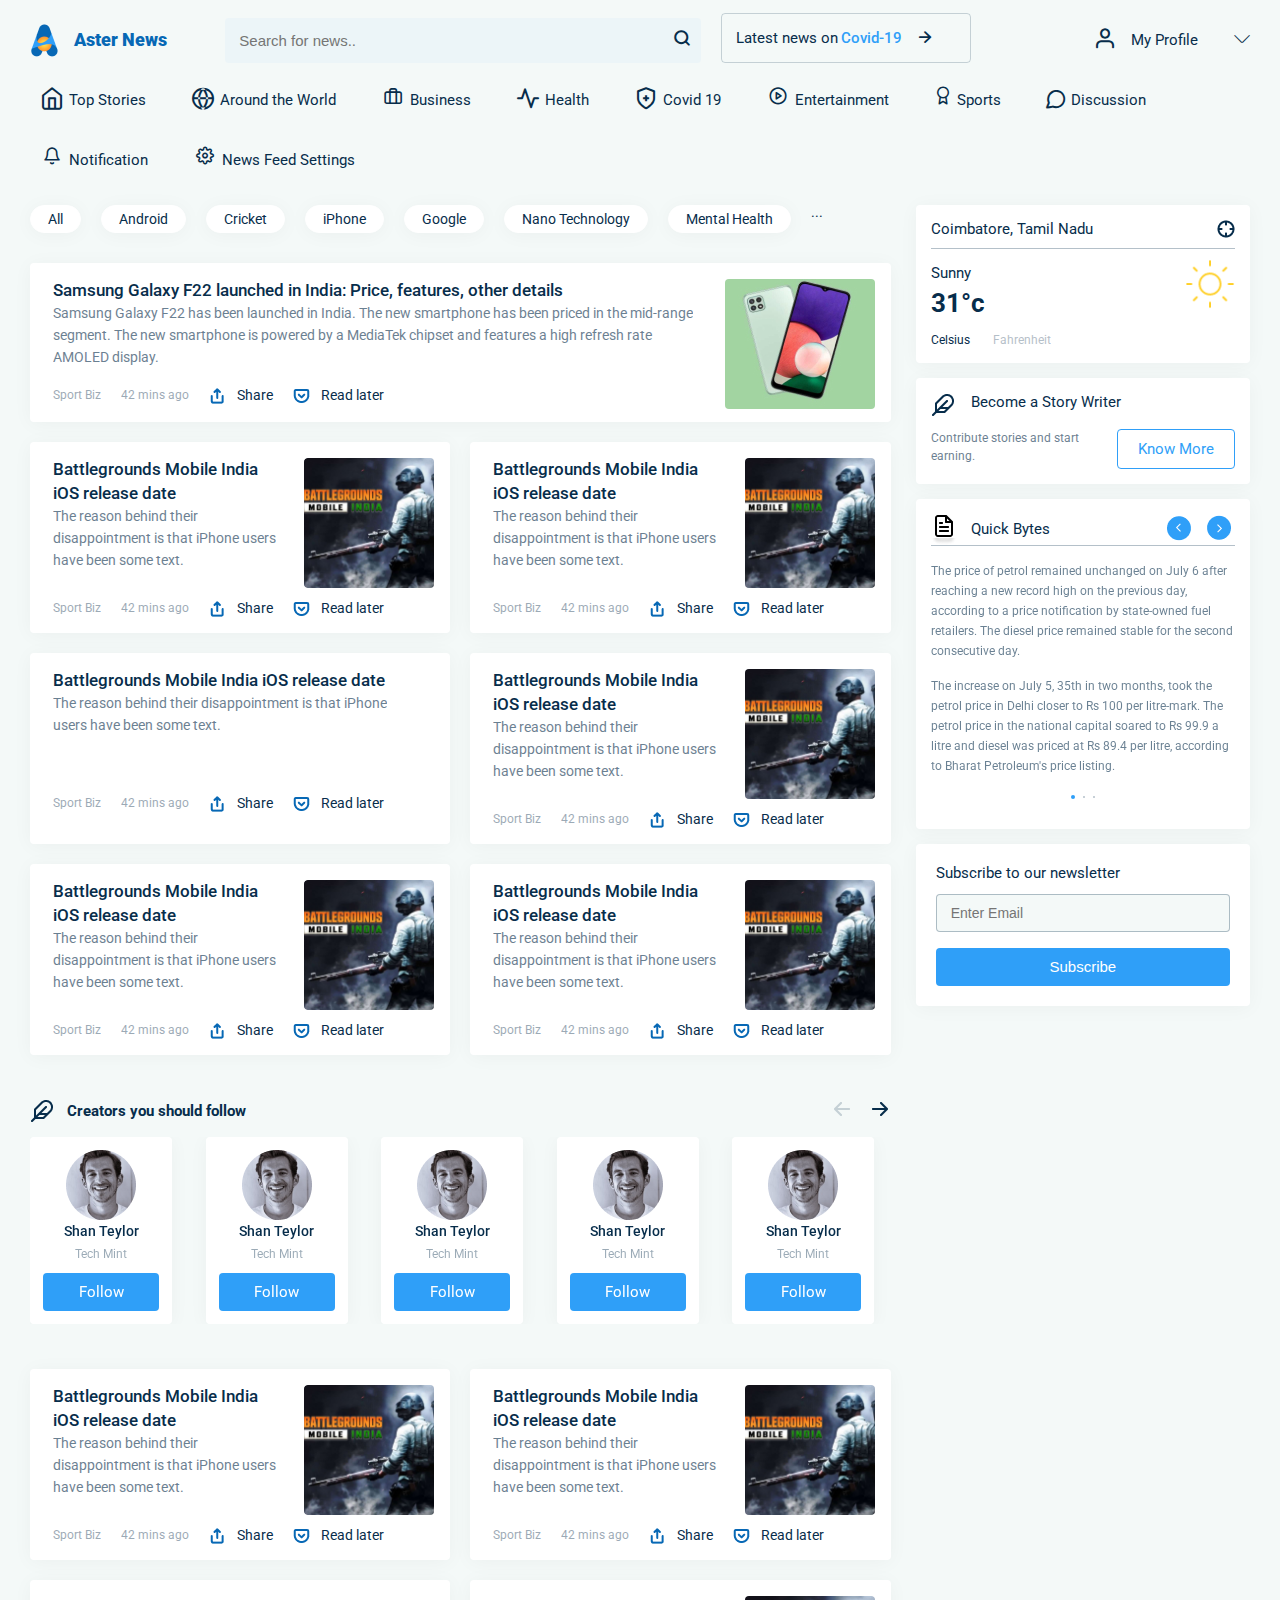
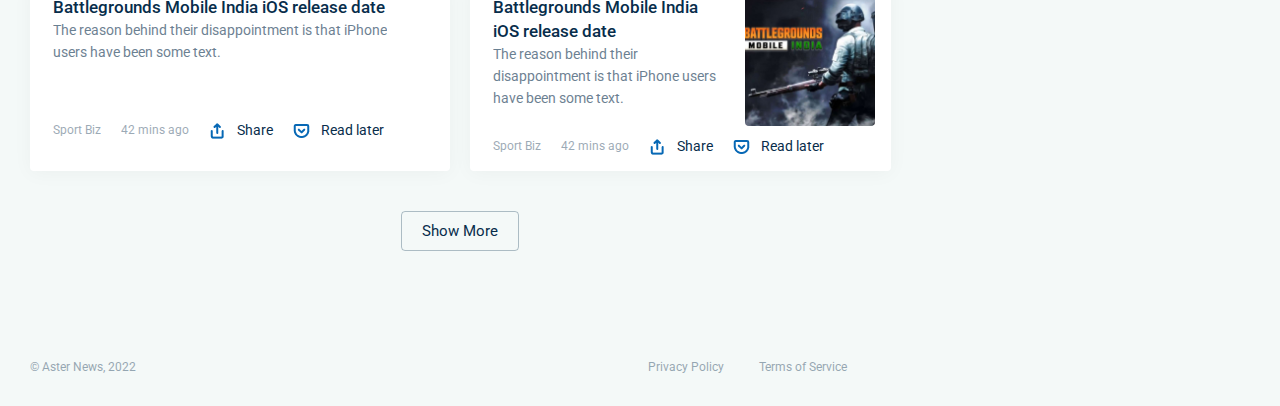
<file: index.html>
<!DOCTYPE html>
<html lang="en">
  <head>
    <meta charset="UTF-8" />
    <meta http-equiv="X-UA-Compatible" content="IE=edge" />
    <meta name="viewport" content="width=device-width, initial-scale=1.0" />
    <link rel="stylesheet" href="./css/style.css" />
    <link rel="stylesheet" href="./css/iconsfont.css" />
    <title>Main page</title>
  </head>

  <body>
    <div class="wrapper">
      <header class="header">
        <div class="header__container">
          <div class="header_body">
            <a href="#" class="header__logo">
              <img src="img/logo.png" alt="logo" class="header__logo__image" />
              <span class="header__logo__text">Aster News</span>
            </a>

            <div class="header__centerbar">
              <form action="#" class="header__centerbar_form centerbar__form">
                <input type="text" class="centerbar__form-input" placeholder="Search for news.." />
                <button class="centerbar__form__btn">
                  <i class="icon-search"></i>
                </button>
              </form>

              <div class="header__centerbar__link centerbar__link">
                <a href="#" class="centerbar__link__btn"
                  >Latest news on
                  <span>Covid-19</span>
                  <i class="icon-arrow-right"></i
                ></a>
              </div>
            </div>

            <a href="#" class="header__user user">
              <i class="icon-user"></i>
              <span class="user__btn">My Profile</span>
              <i class="icon-arrow-down"></i>
            </a>
            <button type="button" class="burger__icon"><span></span></button>
          </div>
        </div>
      </header>

      <main class="main">
        <div class="main__container">
          <div class="main__body">
            <nav class="main__menu menu">
              <ul class="menu__list">
                <li class="menu__item">
                  <i class="icon-home"></i>
                  <a href="#" class="menu__link">Top Stories</a>
                </li>
                <li class="menu__item">
                  <i class="icon-globe"></i>
                  <a href="#" class="menu__link">Around the World</a>
                </li>
                <li class="menu__item">
                  <i class="icon-briefcase"></i>
                  <a href="#" class="menu__link">Business</a>
                </li>
                <li class="menu__item">
                  <i class="icon-activity"></i>
                  <a href="#" class="menu__link">Health</a>
                </li>
                <li class="menu__item menu__item_bordered">
                  <i class="icon-shield"></i>
                  <a href="#" class="menu__link">Covid 19</a>
                </li>
                <li class="menu__item">
                  <i class="icon-play-circle"></i>
                  <a href="#" class="menu__link">Entertainment</a>
                </li>
                <li class="menu__item">
                  <i class="icon-award"></i>
                  <a href="#" class="menu__link">Sports</a>
                </li>
                <li class="menu__item">
                  <i class="icon-message-circle icon-message-circle_20"></i>
                  <a href="#" class="menu__link">Discussion</a>
                </li>
                <li class="menu__item">
                  <i class="icon-bell"></i>
                  <a href="#" class="menu__link">Notification</a>
                </li>
                <li class="menu__item">
                  <i class="icon-settings"></i>
                  <a href="#" class="menu__link">News Feed Settings</a>
                </li>
                <li class="menu__item">
                  <a href="#" class="header__user user user__burger">
                    <i class="icon-user"></i>
                    <span class="user__btn">My Profile</span>
                    <i class="icon-arrow-down"></i>
                  </a>
                </li>
              </ul>
            </nav>

            <div class="main__content">
              <div class="main__tags tags">
                <a href="#" class="tag__link">All</a>
                <a href="#" class="tag__link">Android</a>
                <a href="#" class="tag__link">Cricket</a>
                <a href="#" class="tag__link">iPhone</a>
                <a href="#" class="tag__link">Google</a>
                <a href="#" class="tag__link">Nano Technology</a>
                <a href="#" class="tag__link">Mental Health</a>
                <a href="#" class="tag__link_dots">...</a>
              </div>

              <div class="content__block">
                <div class="content__block__news news__block">
                  <div class="news_card news news__firs">
                    <div class="news__content">
                      <a href="#" class="news__link">
                        <h3 class="news__title">Samsung Galaxy F22 launched in India: Price, features, other details</h3>
                        <p class="news__text">
                          Samsung Galaxy F22 has been launched in India. The new smartphone has been priced in the mid-range segment. The new smartphone is powered by a MediaTek chipset and features a
                          high refresh rate AMOLED display.
                        </p>
                      </a>
                    </div>
                    <div class="news__image news__image_first">
                      <a href="#" class="news__link_img">
                        <img src="./img/news_image/Rectangle-16.jpg" class="news__image_img news__image_img-first" alt="" />
                      </a>
                    </div>
                    <div class="news__actions news__actions_first">
                      <span class="news__tag">Sport Biz</span>
                      <span class="news__postdate">42 mins ago</span>
                      <a href="#" class="news__share">
                        <img src="./img/icons/content-icons/share.png" alt="Share" />
                        Share
                      </a>
                      <a href="#" class="news__readl">
                        <img src="./img/icons/content-icons/pocket.png" alt="Read later" />
                        Read later
                      </a>
                    </div>
                  </div>

                  <div class="news_card news">
                    <div class="news__content">
                      <a href="#" class="news__link">
                        <h3 class="news__title">Battlegrounds Mobile India iOS release date</h3>
                        <p class="news__text">The reason behind their disappointment is that iPhone users have been some text.</p>
                      </a>
                    </div>
                    <div class="news__image">
                      <a href="#" class="news__link_img">
                        <img src="./img/news_image/logo.png" class="news__image_img" alt="" />
                      </a>
                    </div>
                    <div class="news__actions">
                      <span class="news__tag">Sport Biz</span>
                      <span class="news__postdate">42 mins ago</span>
                      <a href="#" class="news__share">
                        <img src="./img/icons/content-icons/share.png" alt="Share" />
                        Share
                      </a>
                      <a href="#" class="news__readl">
                        <img src="./img/icons/content-icons/pocket.png" alt="Read later" />
                        Read later
                      </a>
                    </div>
                  </div>

                  <div class="news_card news">
                    <div class="news__content">
                      <a href="#" class="news__link">
                        <h3 class="news__title">Battlegrounds Mobile India iOS release date</h3>
                        <p class="news__text">The reason behind their disappointment is that iPhone users have been some text.</p>
                      </a>
                    </div>
                    <div class="news__image">
                      <a href="#" class="news__link_img">
                        <img src="./img/news_image/logo.png" class="news__image_img" alt="" />
                      </a>
                    </div>
                    <div class="news__actions">
                      <span class="news__tag">Sport Biz</span>
                      <span class="news__postdate">42 mins ago</span>
                      <a href="#" class="news__share">
                        <img src="./img/icons/content-icons/share.png" alt="Share" />
                        Share
                      </a>
                      <a href="#" class="news__readl">
                        <img src="./img/icons/content-icons/pocket.png" alt="Read later" />
                        Read later
                      </a>
                    </div>
                  </div>

                  <div class="news_card news news__wi">
                    <div class="news__content">
                      <a href="#" class="news__link">
                        <h3 class="news__title">Battlegrounds Mobile India iOS release date</h3>
                        <p class="news__text">The reason behind their disappointment is that iPhone users have been some text.</p>
                      </a>
                    </div>
                    <div class="news__actions">
                      <span class="news__tag">Sport Biz</span>
                      <span class="news__postdate">42 mins ago</span>
                      <a href="#" class="news__share">
                        <img src="./img/icons/content-icons/share.png" alt="Share" />
                        Share
                      </a>
                      <a href="#" class="news__readl">
                        <img src="./img/icons/content-icons/pocket.png" alt="Read later" />
                        Read later
                      </a>
                    </div>
                  </div>

                  <div class="news_card news">
                    <div class="news__content">
                      <a href="#" class="news__link">
                        <h3 class="news__title">Battlegrounds Mobile India iOS release date</h3>
                        <p class="news__text">The reason behind their disappointment is that iPhone users have been some text.</p>
                      </a>
                    </div>
                    <div class="news__image">
                      <a href="#" class="news__link_img">
                        <img src="./img/news_image/logo.png" class="news__image_img" alt="" />
                      </a>
                    </div>
                    <div class="news__actions">
                      <span class="news__tag">Sport Biz</span>
                      <span class="news__postdate">42 mins ago</span>
                      <a href="#" class="news__share">
                        <img src="./img/icons/content-icons/share.png" alt="Share" />
                        Share
                      </a>
                      <a href="#" class="news__readl">
                        <img src="./img/icons/content-icons/pocket.png" alt="Read later" />
                        Read later
                      </a>
                    </div>
                  </div>

                  <div class="news_card news">
                    <div class="news__content">
                      <a href="#" class="news__link">
                        <h3 class="news__title">Battlegrounds Mobile India iOS release date</h3>
                        <p class="news__text">The reason behind their disappointment is that iPhone users have been some text.</p>
                      </a>
                    </div>
                    <div class="news__image">
                      <a href="#" class="news__link_img">
                        <img src="./img/news_image/logo.png" class="news__image_img" alt="" />
                      </a>
                    </div>
                    <div class="news__actions">
                      <span class="news__tag">Sport Biz</span>
                      <span class="news__postdate">42 mins ago</span>
                      <a href="#" class="news__share">
                        <img src="./img/icons/content-icons/share.png" alt="Share" />
                        Share
                      </a>
                      <a href="#" class="news__readl">
                        <img src="./img/icons/content-icons/pocket.png" alt="Read later" />
                        Read later
                      </a>
                    </div>
                  </div>

                  <div class="news_card news">
                    <div class="news__content">
                      <a href="#" class="news__link">
                        <h3 class="news__title">Battlegrounds Mobile India iOS release date</h3>
                        <p class="news__text">The reason behind their disappointment is that iPhone users have been some text.</p>
                      </a>
                    </div>
                    <div class="news__image">
                      <a href="#" class="news__link_img">
                        <img src="./img/news_image/logo.png" class="news__image_img" alt="" />
                      </a>
                    </div>
                    <div class="news__actions">
                      <span class="news__tag">Sport Biz</span>
                      <span class="news__postdate">42 mins ago</span>
                      <a href="#" class="news__share">
                        <img src="./img/icons/content-icons/share.png" alt="Share" />
                        Share
                      </a>
                      <a href="#" class="news__readl">
                        <img src="./img/icons/content-icons/pocket.png" alt="Read later" />
                        Read later
                      </a>
                    </div>
                  </div>
                </div>

                <div class="content__block__creators creators">
                  <div class="creators__title">
                    <img src="./img/icons/content-icons/feather.png" alt="feather" />
                    Creators you should follow
                  </div>
                  <div class="creators__slider">
                    <div class="creators__slide">
                      <div class="creators__creator creator">
                        <div class="creator__body">
                          <a href="#" class="creator__image">
                            <img src="./img/creators/creator.png" alt="creator" class="creators__image_img" />
                          </a>
                          <div class="creator__name">Shan Teylor</div>
                          <span class="creator__tags"> Tech Mint </span>
                          <a href="#" class="creator__btn btn_blue">Follow</a>
                        </div>
                      </div>
                    </div>

                    <div class="creators__slide">
                      <div class="creators__creator creator">
                        <div class="creator__body">
                          <a href="#" class="creator__image">
                            <img src="./img/creators/creator.png" alt="creator" class="creators__image_img" />
                          </a>
                          <div class="creator__name">Shan Teylor</div>
                          <span class="creator__tags"> Tech Mint </span>
                          <a href="#" class="creator__btn btn_blue">Follow</a>
                        </div>
                      </div>
                    </div>

                    <div class="creators__slide">
                      <div class="creators__creator creator">
                        <div class="creator__body">
                          <a href="#" class="creator__image">
                            <img src="./img/creators/creator.png" alt="creator" class="creators__image_img" />
                          </a>
                          <div class="creator__name">Shan Teylor</div>
                          <span class="creator__tags"> Tech Mint </span>
                          <a href="#" class="creator__btn btn_blue">Follow</a>
                        </div>
                      </div>
                    </div>

                    <div class="creators__slide">
                      <div class="creators__creator creator">
                        <div class="creator__body">
                          <a href="#" class="creator__image">
                            <img src="./img/creators/creator.png" alt="creator" class="creators__image_img" />
                          </a>
                          <div class="creator__name">Shan Teylor</div>
                          <span class="creator__tags"> Tech Mint </span>
                          <a href="#" class="creator__btn btn_blue">Follow</a>
                        </div>
                      </div>
                    </div>

                    <div class="creators__slide">
                      <div class="creators__creator creator">
                        <div class="creator__body">
                          <a href="#" class="creator__image">
                            <img src="./img/creators/creator.png" alt="creator" class="creators__image_img" />
                          </a>
                          <div class="creator__name">Shan Teylor</div>
                          <span class="creator__tags"> Tech Mint </span>
                          <a href="#" class="creator__btn btn_blue">Follow</a>
                        </div>
                      </div>
                    </div>

                    <div class="creators__slide">
                      <div class="creators__creator creator">
                        <div class="creator__body">
                          <a href="#" class="creator__image">
                            <img src="./img/creators/creator.png" alt="creator" class="creators__image_img" />
                          </a>
                          <div class="creator__name">Shan Teylor</div>
                          <span class="creator__tags"> Tech Mint </span>
                          <a href="#" class="creator__btn btn_blue">Follow</a>
                        </div>
                      </div>
                    </div>
                  </div>
                </div>

                <div class="content__block__news_second news__block">
                  <div class="news_card news">
                    <div class="news__content">
                      <a href="#" class="news__link">
                        <h3 class="news__title">Battlegrounds Mobile India iOS release date</h3>
                        <p class="news__text">The reason behind their disappointment is that iPhone users have been some text.</p>
                      </a>
                    </div>
                    <div class="news__image">
                      <a href="#" class="news__link_img">
                        <img src="./img/news_image/logo.png" class="news__image_img" alt="" />
                      </a>
                    </div>
                    <div class="news__actions">
                      <span class="news__tag">Sport Biz</span>
                      <span class="news__postdate">42 mins ago</span>
                      <a href="#" class="news__share">
                        <img src="./img/icons/content-icons/share.png" alt="Share" />
                        Share
                      </a>
                      <a href="#" class="news__readl">
                        <img src="./img/icons/content-icons/pocket.png" alt="Read later" />
                        Read later
                      </a>
                    </div>
                  </div>

                  <div class="news_card news">
                    <div class="news__content">
                      <a href="#" class="news__link">
                        <h3 class="news__title">Battlegrounds Mobile India iOS release date</h3>
                        <p class="news__text">The reason behind their disappointment is that iPhone users have been some text.</p>
                      </a>
                    </div>
                    <div class="news__image">
                      <a href="#" class="news__link_img">
                        <img src="./img/news_image/logo.png" class="news__image_img" alt="" />
                      </a>
                    </div>
                    <div class="news__actions">
                      <span class="news__tag">Sport Biz</span>
                      <span class="news__postdate">42 mins ago</span>
                      <a href="#" class="news__share">
                        <img src="./img/icons/content-icons/share.png" alt="Share" />
                        Share
                      </a>
                      <a href="#" class="news__readl">
                        <img src="./img/icons/content-icons/pocket.png" alt="Read later" />
                        Read later
                      </a>
                    </div>
                  </div>

                  <div class="news_card news news__wi">
                    <div class="news__content">
                      <a href="#" class="news__link">
                        <h3 class="news__title">Battlegrounds Mobile India iOS release date</h3>
                        <p class="news__text">The reason behind their disappointment is that iPhone users have been some text.</p>
                      </a>
                    </div>
                    <div class="news__actions">
                      <span class="news__tag">Sport Biz</span>
                      <span class="news__postdate">42 mins ago</span>
                      <a href="#" class="news__share">
                        <img src="./img/icons/content-icons/share.png" alt="Share" />
                        Share
                      </a>
                      <a href="#" class="news__readl">
                        <img src="./img/icons/content-icons/pocket.png" alt="Read later" />
                        Read later
                      </a>
                    </div>
                  </div>

                  <div class="news_card news">
                    <div class="news__content">
                      <a href="#" class="news__link">
                        <h3 class="news__title">Battlegrounds Mobile India iOS release date</h3>
                        <p class="news__text">The reason behind their disappointment is that iPhone users have been some text.</p>
                      </a>
                    </div>
                    <div class="news__image">
                      <a href="#" class="news__link_img">
                        <img src="./img/news_image/logo.png" class="news__image_img" alt="" />
                      </a>
                    </div>
                    <div class="news__actions">
                      <span class="news__tag">Sport Biz</span>
                      <span class="news__postdate">42 mins ago</span>
                      <a href="#" class="news__share">
                        <img src="./img/icons/content-icons/share.png" alt="Share" />
                        Share
                      </a>
                      <a href="#" class="news__readl">
                        <img src="./img/icons/content-icons/pocket.png" alt="Read later" />
                        Read later
                      </a>
                    </div>
                  </div>

                  <div class="contents__block__show__more show__more">
                    <a href="#" class="show__more__btn btn">Show More</a>
                  </div>
                </div>
              </div>
            </div>

            <div class="main__aside">
              <div class="main__aside__weather weather">
                <div class="weather__body">
                  <div class="weather__title">
                    Coimbatore, Tamil Nadu
                    <img src="./img/icons/content-icons/crosshair.png" class="weather__title_img" alt="geo" />
                  </div>
                  <div class="weather__info">
                    <div class="weather__textinfo">
                      <div class="weather__name">Sunny</div>
                      <div class="weather__value">31&deg;c</div>
                    </div>
                    <img src="./img/icons/content-icons/sun.png" class="weather__body_img" alt="" />
                  </div>
                  <div class="weather__switch">
                    <a href="#" class="Celsius">Celsius</a>
                    <a href="#" class="Fahrenheit">Fahrenheit</a>
                  </div>
                </div>
              </div>

              <div class="main__aside__call call__aside">
                <div class="call__aside__title">
                  <img src="./img/icons/content-icons/feather.png" alt="" />
                  Become a Story Writer
                </div>
                <div class="call__aside__body">
                  <div class="call__aside__text">Contribute stories and start earning.</div>
                  <a href="#" class="call__aside__btn btn">Know More</a>
                </div>
              </div>

              <div class="main__aside__quick-bytes quick-bytes">
                <div class="quick-bytes__title">
                  <img src="./img/icons/content-icons/file-text.png" alt="" />
                  Quick Bytes
                </div>
                <div class="quick-bytes__slider">
                  <div class="quick-bytes__slide">
                    <div class="quick-bytes__content">
                      <p>
                        The price of petrol remained unchanged on July 6 after reaching a new record high on the previous day, according to a price notification by state-owned fuel retailers. The
                        diesel price remained stable for the second consecutive day.
                      </p>
                      <p>
                        The increase on July 5, 35th in two months, took the petrol price in Delhi closer to Rs 100 per litre-mark. The petrol price in the national capital soared to Rs 99.9 a litre
                        and diesel was priced at Rs 89.4 per litre, according to Bharat Petroleum's price listing.
                      </p>
                    </div>
                  </div>

                  <div class="quick-bytes__slide">
                    <div class="quick-bytes__content">
                      <p>
                        The price of petrol remained unchanged on July 6 after reaching a new record high on the previous day, according to a price notification by state-owned fuel retailers. The
                        diesel price remained stable for the second consecutive day.
                      </p>
                      <p>
                        The increase on July 5, 35th in two months, took the petrol price in Delhi closer to Rs 100 per litre-mark. The petrol price in the national capital soared to Rs 99.9 a litre
                        and diesel was priced at Rs 89.4 per litre, according to Bharat Petroleum's price listing.
                      </p>
                    </div>
                  </div>

                  <div class="quick-bytes__slide">
                    <div class="quick-bytes__content">
                      <p>
                        The price of petrol remained unchanged on July 6 after reaching a new record high on the previous day, according to a price notification by state-owned fuel retailers. The
                        diesel price remained stable for the second consecutive day.
                      </p>
                      <p>
                        The increase on July 5, 35th in two months, took the petrol price in Delhi closer to Rs 100 per litre-mark. The petrol price in the national capital soared to Rs 99.9 a litre
                        and diesel was priced at Rs 89.4 per litre, according to Bharat Petroleum's price listing.
                      </p>
                    </div>
                  </div>
                </div>

                <div class="main__aside__sbscribe"></div>
              </div>

              <div class="main__aside__sbscribe sbscribe">
                <div class="sbscribe__title">Subscribe to our newsletter</div>
                <form class="sbscribe__form" action="#">
                  <input class="sbscribe__input" type="email" placeholder="Enter Email" />
                  <button type="submit" class="sbscribe__button btn_blue">Subscribe</button>
                </form>
              </div>
            </div>
          </div>
        </div>
      </main>

      <footer class="footer">
        <div class="footer__container">
          <div class="footer__wrapper">
            <div class="footer__body">
              <div class="footer__cooperate">© Aster News, 2022</div>
              <div class="footer__links">
                <a href="#" class="footer__links__link">Privacy Policy</a>
                <a href="#" class="footer__links__link">Terms of Service</a>
              </div>
            </div>
          </div>
        </div>
      </footer>
    </div>

    <script src="https://ajax.googleapis.com/ajax/libs/jquery/3.6.0/jquery.min.js"></script>
    <script type="text/javascript" src="./js/slick.min.js"></script>
    <script type="text/javascript" src="./js/js.js"></script>
  </body>
</html>
</file>
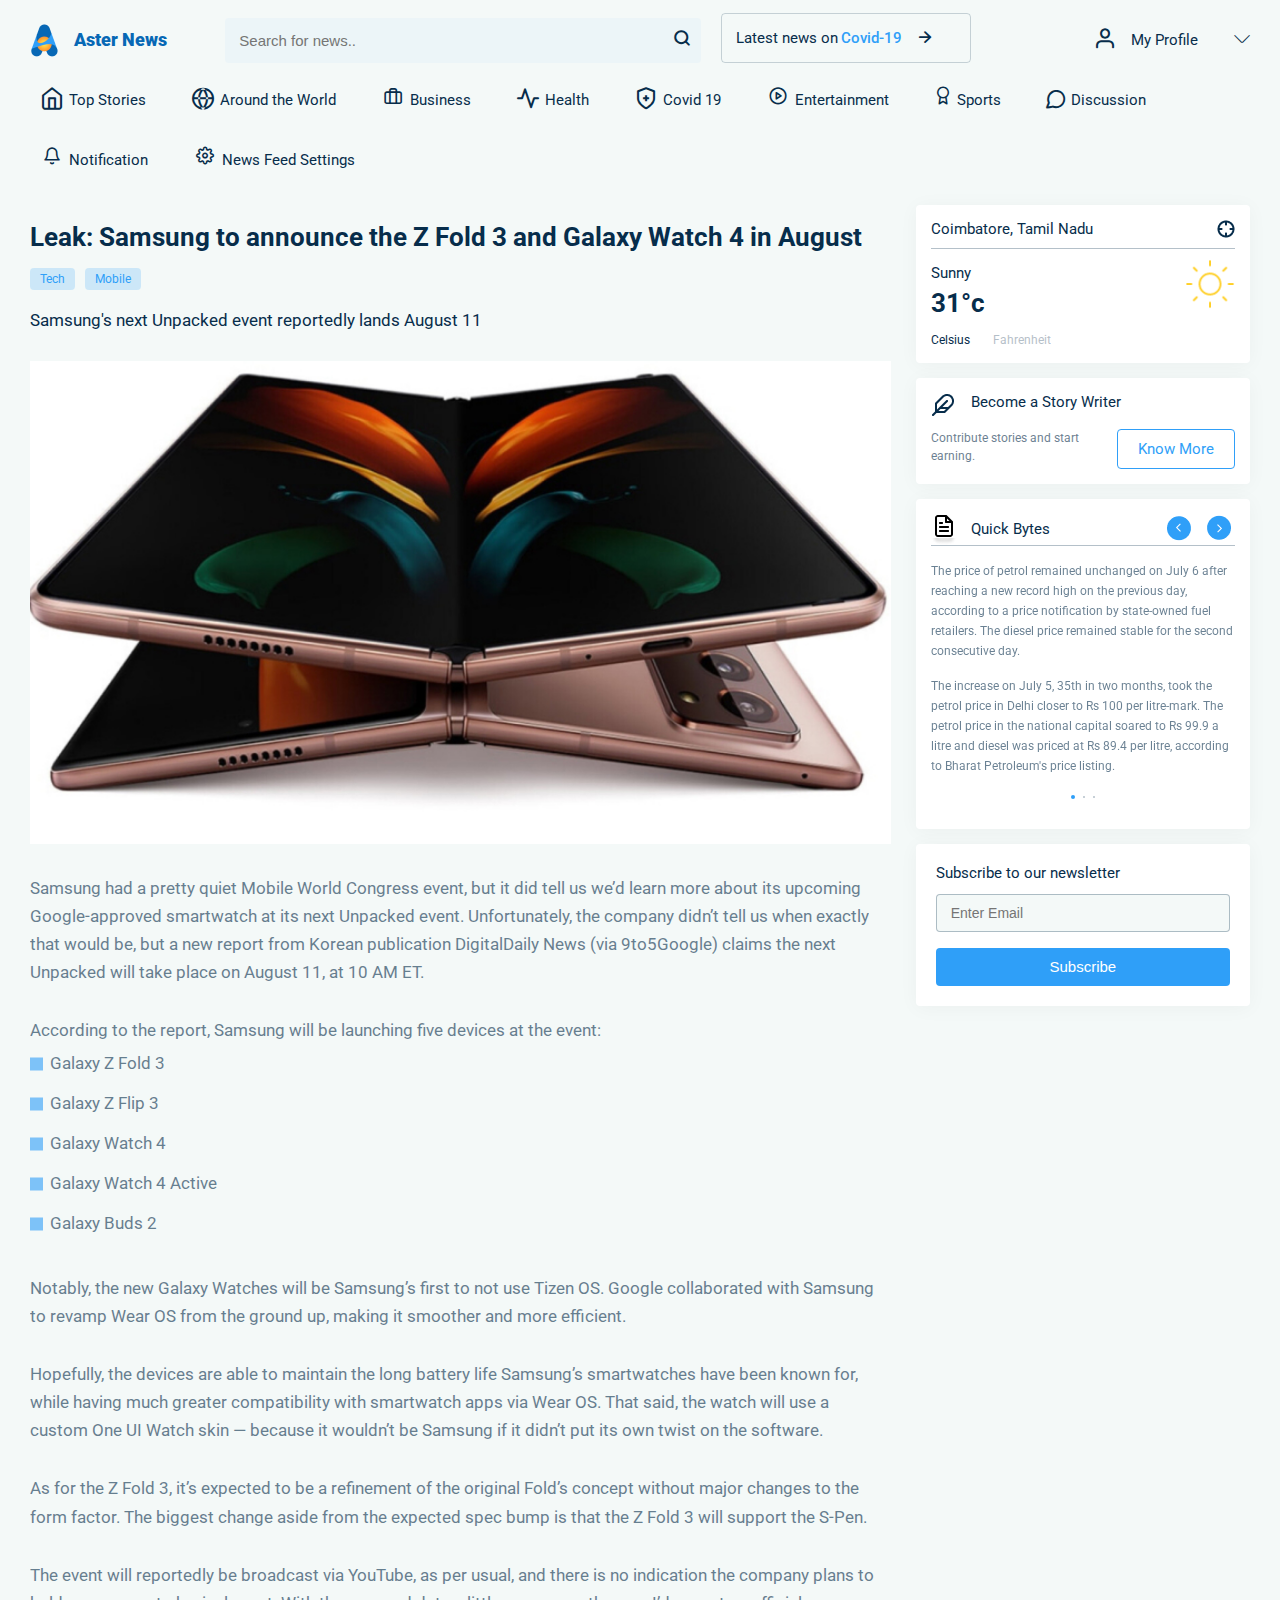
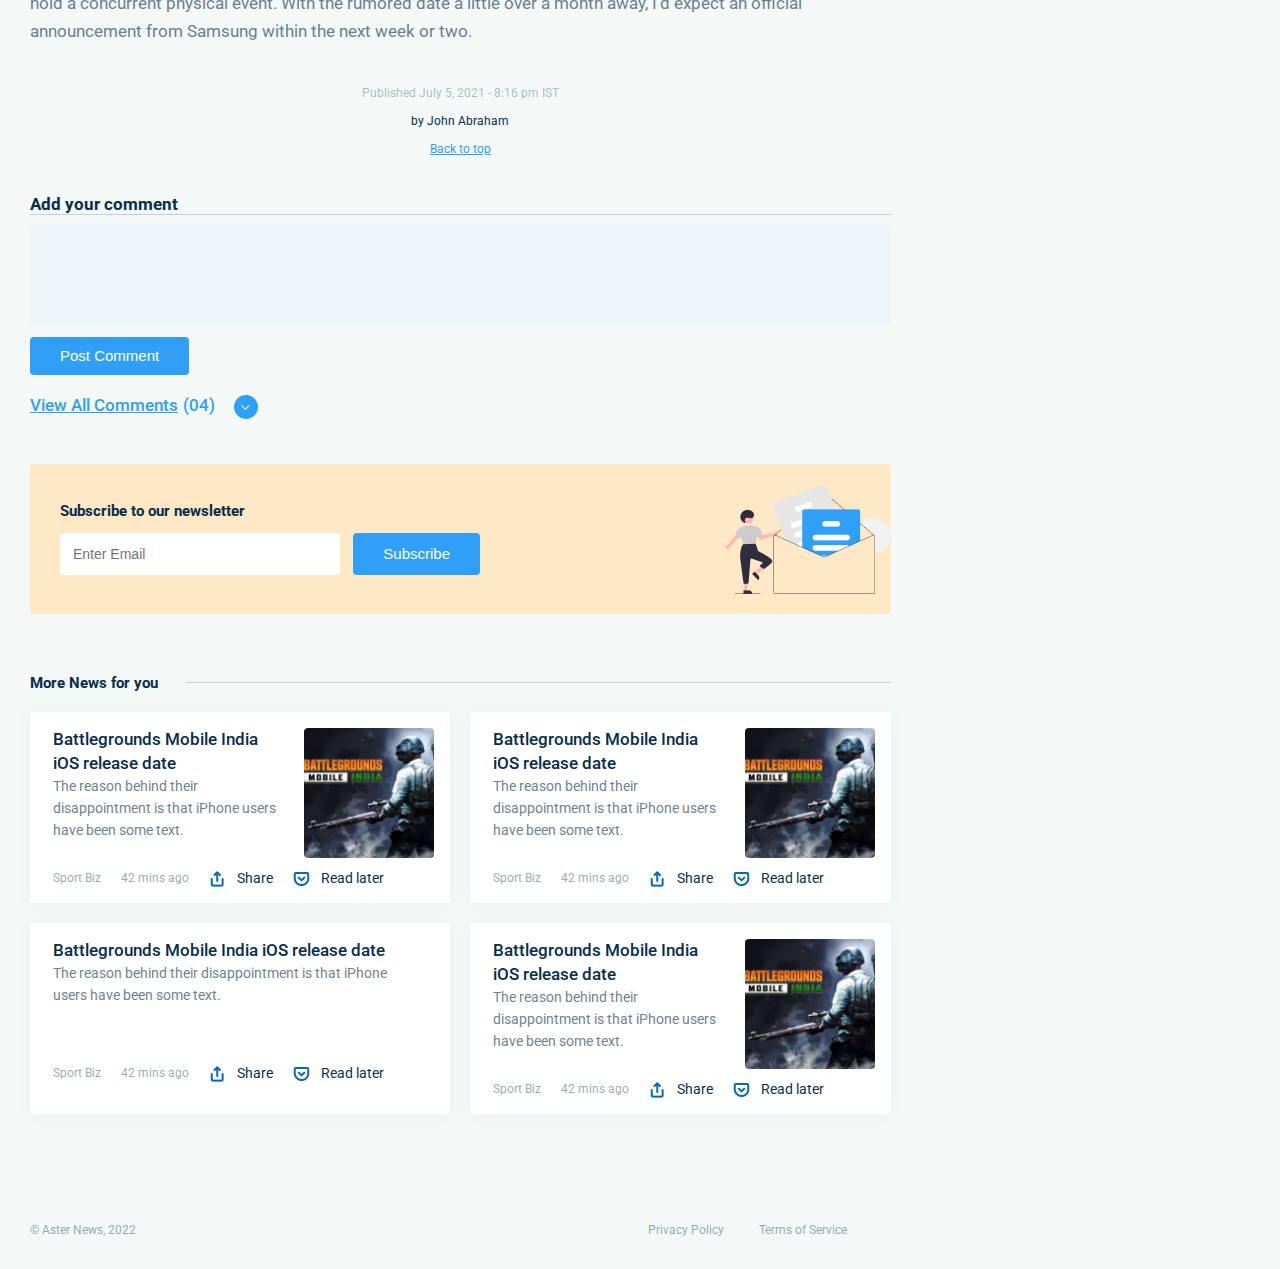
<file: news_page.html>
<!DOCTYPE html>
<html lang="en">
  <head>
    <meta charset="UTF-8" />
    <meta http-equiv="X-UA-Compatible" content="IE=edge" />
    <meta name="viewport" content="width=device-width, initial-scale=1.0" />
    <link rel="stylesheet" href="./css/style.css" />
    <link rel="stylesheet" href="./css/iconsfont.css" />
    <title>News page</title>
  </head>

  <body>
    <div class="wrapper">
      <header class="header">
        <div class="header__container">
          <div class="header_body">
            <a href="#" class="header__logo">
              <img src="img/logo.png" alt="logo" class="header__logo__image" />
              <span class="header__logo__text">Aster News</span>
            </a>

            <div class="header__centerbar">
              <form action="#" class="header__centerbar_form centerbar__form">
                <input type="text" class="centerbar__form-input" placeholder="Search for news.." />
                <button class="centerbar__form__btn">
                  <i class="icon-search"></i>
                </button>
              </form>

              <div class="header__centerbar__link centerbar__link">
                <a href="#" class="centerbar__link__btn"
                  >Latest news on
                  <span>Covid-19</span>
                  <i class="icon-arrow-right"></i
                ></a>
              </div>
            </div>

            <a href="#" class="header__user user">
              <i class="icon-user"></i>
              <span class="user__btn">My Profile</span>
              <i class="icon-arrow-down"></i>
            </a>
            <button type="button" class="burger__icon"><span></span></button>
          </div>
        </div>
      </header>

      <main class="main">
        <div class="main__container">
          <div class="main__body">
            <nav class="main__menu menu">
              <ul class="menu__list">
                <li class="menu__item">
                  <i class="icon-home"></i>
                  <a href="#" class="menu__link">Top Stories</a>
                </li>
                <li class="menu__item">
                  <i class="icon-globe"></i>
                  <a href="#" class="menu__link">Around the World</a>
                </li>
                <li class="menu__item">
                  <i class="icon-briefcase"></i>
                  <a href="#" class="menu__link">Business</a>
                </li>
                <li class="menu__item">
                  <i class="icon-activity"></i>
                  <a href="#" class="menu__link">Health</a>
                </li>
                <li class="menu__item menu__item_bordered">
                  <i class="icon-shield"></i>
                  <a href="#" class="menu__link">Covid 19</a>
                </li>
                <li class="menu__item">
                  <i class="icon-play-circle"></i>
                  <a href="#" class="menu__link">Entertainment</a>
                </li>
                <li class="menu__item">
                  <i class="icon-award"></i>
                  <a href="#" class="menu__link">Sports</a>
                </li>
                <li class="menu__item">
                  <i class="icon-message-circle icon-message-circle_20"></i>
                  <a href="#" class="menu__link">Discussion</a>
                </li>
                <li class="menu__item">
                  <i class="icon-bell"></i>
                  <a href="#" class="menu__link">Notification</a>
                </li>
                <li class="menu__item">
                  <i class="icon-settings"></i>
                  <a href="#" class="menu__link">News Feed Settings</a>
                </li>
                <li class="menu__item">
                  <a href="#" class="header__user user user__burger">
                    <i class="icon-user"></i>
                    <span class="user__btn">My Profile</span>
                    <i class="icon-arrow-down"></i>
                  </a>
                </li>
              </ul>
            </nav>
            <div class="main__content">
              <div class="main__newspage newspage">
                <h1 class="newspage__title">Leak: Samsung to announce the Z Fold 3 and Galaxy Watch 4 in August</h1>
                <div class="newspage__active__tags active__tags">
                  <ul class="active__tag__list">
                    <li class="active__tags__item">
                      <a href="#" class="active__tags__tag">Tech</a>
                    </li>
                    <li class="active__tags__item">
                      <a href="#" class="active__tags__tag">Mobile</a>
                    </li>
                  </ul>
                </div>
                <div class="newspage__body">
                  <h2 class="newspage__subtitle">Samsung's next Unpacked event reportedly lands August 11</h2>
                  <img src="./img/news_image/image-1.jpg" alt="image" />
                  <p>
                    Samsung had a pretty quiet Mobile World Congress event, but it did tell us we’d learn more about its upcoming Google-approved smartwatch at its next Unpacked event. Unfortunately,
                    the company didn’t tell us when exactly that would be, but a new report from Korean publication DigitalDaily News (via 9to5Google) claims the next Unpacked will take place on
                    August 11, at 10 AM ET.
                  </p>
                  <p>According to the report, Samsung will be launching five devices at the event:</p>
                  <ul>
                    <li>Galaxy Z Fold 3</li>
                    <li>Galaxy Z Flip 3</li>
                    <li>Galaxy Watch 4</li>
                    <li>Galaxy Watch 4 Active</li>
                    <li>Galaxy Buds 2</li>
                  </ul>

                  <p>
                    Notably, the new Galaxy Watches will be Samsung’s first to not use Tizen OS. Google collaborated with Samsung to revamp Wear OS from the ground up, making it smoother and more
                    efficient.
                  </p>
                  <p>
                    Hopefully, the devices are able to maintain the long battery life Samsung’s smartwatches have been known for, while having much greater compatibility with smartwatch apps via Wear
                    OS. That said, the watch will use a custom One UI Watch skin — because it wouldn’t be Samsung if it didn’t put its own twist on the software.
                  </p>
                  <p>
                    As for the Z Fold 3, it’s expected to be a refinement of the original Fold’s concept without major changes to the form factor. The biggest change aside from the expected spec bump
                    is that the Z Fold 3 will support the S-Pen.
                  </p>
                  <p>
                    The event will reportedly be broadcast via YouTube, as per usual, and there is no indication the company plans to hold a concurrent physical event. With the rumored date a little
                    over a month away, I’d expect an official announcement from Samsung within the next week or two.
                  </p>
                </div>
                <div class="newspage__post__info post__info">
                  <div class="post__info__date">Published July 5, 2021 - 8:16 pm IST</div>
                  <div class="post__info__author">by John Abraham</div>
                </div>
                <a class="newspage__top__btn"> Back to top </a>
              </div>
              <div class="newspage__comment__block comment__block">
                <form class="comment__block__form" action="#">
                  <fieldset class="comment__block__wrapper">
                    <legend class="comment__block__legend">Add your comment</legend>
                    <span></span>
                  </fieldset>
                  <textarea class="comment__block__input" placeholder="Enter your comment here.."> </textarea>
                  <button class="comment__block__btn btn_blue">Post Comment</button>
                </form>
                <div class="comment__block__spoiler block__spoiler">
                  <a href="#" class="block__spoiler__link">
                    <p>View All Comments</p>
                    <span class="block__spoiler__quantity">(04)</span>
                    <img src="./img/icons/content-icons/Group-36.png" class="block__spoiler__img" alt="arrow down" />
                  </a>
                </div>
              </div>
              <div class="newspage__subscribe subscribe">
                <form class="subscribe__form">
                  <fieldset>
                    <legend class="subscribe__title">Subscribe to our newsletter</legend>
                    <div class="subscribe__body">
                      <input class="subscribe__input" type="text" placeholder="Enter Email" />
                      <button class="subscribe__btn btn_blue">Subscribe</button>
                    </div>
                  </fieldset>
                </form>
                <div class="subscribe__image">
                  <img src="./img/subscribe.jpg" alt="subscribe" />
                </div>
              </div>

              <div class="newspage__more__news news__block">
                <div class="more__news__wrapper">
                  <div class="news__block__title">More News for you</div>
                  <span></span>
                </div>

                <div class="news_card news">
                  <div class="news__content">
                    <a href="#" class="news__link">
                      <h3 class="news__title">Battlegrounds Mobile India iOS release date</h3>
                      <p class="news__text">The reason behind their disappointment is that iPhone users have been some text.</p>
                    </a>
                  </div>
                  <div class="news__image">
                    <a href="#" class="news__link_img">
                      <img src="./img/news_image/logo.png" class="news__image_img" alt="" />
                    </a>
                  </div>
                  <div class="news__actions">
                    <span class="news__tag">Sport Biz</span>
                    <span class="news__postdate">42 mins ago</span>
                    <a href="#" class="news__share">
                      <img src="./img/icons/content-icons/share.png" alt="Share" />
                      Share
                    </a>
                    <a href="#" class="news__readl">
                      <img src="./img/icons/content-icons/pocket.png" alt="Read later" />
                      Read later
                    </a>
                  </div>
                </div>

                <div class="news_card news">
                  <div class="news__content">
                    <a href="#" class="news__link">
                      <h3 class="news__title">Battlegrounds Mobile India iOS release date</h3>
                      <p class="news__text">The reason behind their disappointment is that iPhone users have been some text.</p>
                    </a>
                  </div>
                  <div class="news__image">
                    <a href="#" class="news__link_img">
                      <img src="./img/news_image/logo.png" class="news__image_img" alt="" />
                    </a>
                  </div>
                  <div class="news__actions">
                    <span class="news__tag">Sport Biz</span>
                    <span class="news__postdate">42 mins ago</span>
                    <a href="#" class="news__share">
                      <img src="./img/icons/content-icons/share.png" alt="Share" />
                      Share
                    </a>
                    <a href="#" class="news__readl">
                      <img src="./img/icons/content-icons/pocket.png" alt="Read later" />
                      Read later
                    </a>
                  </div>
                </div>

                <div class="news_card news news__wi">
                  <div class="news__content">
                    <a href="#" class="news__link">
                      <h3 class="news__title">Battlegrounds Mobile India iOS release date</h3>
                      <p class="news__text">The reason behind their disappointment is that iPhone users have been some text.</p>
                    </a>
                  </div>
                  <div class="news__actions">
                    <span class="news__tag">Sport Biz</span>
                    <span class="news__postdate">42 mins ago</span>
                    <a href="#" class="news__share">
                      <img src="./img/icons/content-icons/share.png" alt="Share" />
                      Share
                    </a>
                    <a href="#" class="news__readl">
                      <img src="./img/icons/content-icons/pocket.png" alt="Read later" />
                      Read later
                    </a>
                  </div>
                </div>

                <div class="news_card news">
                  <div class="news__content">
                    <a href="#" class="news__link">
                      <h3 class="news__title">Battlegrounds Mobile India iOS release date</h3>
                      <p class="news__text">The reason behind their disappointment is that iPhone users have been some text.</p>
                    </a>
                  </div>
                  <div class="news__image">
                    <a href="#" class="news__link_img">
                      <img src="./img/news_image/logo.png" class="news__image_img" alt="" />
                    </a>
                  </div>
                  <div class="news__actions">
                    <span class="news__tag">Sport Biz</span>
                    <span class="news__postdate">42 mins ago</span>
                    <a href="#" class="news__share">
                      <img src="./img/icons/content-icons/share.png" alt="Share" />
                      Share
                    </a>
                    <a href="#" class="news__readl">
                      <img src="./img/icons/content-icons/pocket.png" alt="Read later" />
                      Read later
                    </a>
                  </div>
                </div>
              </div>
            </div>
            <div class="main__aside">
              <div class="main__aside__weather weather">
                <div class="weather__body">
                  <div class="weather__title">
                    Coimbatore, Tamil Nadu
                    <img src="./img/icons/content-icons/crosshair.png" class="weather__title_img" alt="geo" />
                  </div>
                  <div class="weather__info">
                    <div class="weather__textinfo">
                      <div class="weather__name">Sunny</div>
                      <div class="weather__value">31&deg;c</div>
                    </div>
                    <img src="./img/icons/content-icons/sun.png" class="weather__body_img" alt="" />
                  </div>
                  <div class="weather__switch">
                    <a href="#" class="Celsius">Celsius</a>
                    <a href="#" class="Fahrenheit">Fahrenheit</a>
                  </div>
                </div>
              </div>

              <div class="main__aside__call call__aside">
                <div class="call__aside__title">
                  <img src="./img/icons/content-icons/feather.png" alt="" />
                  Become a Story Writer
                </div>
                <div class="call__aside__body">
                  <div class="call__aside__text">Contribute stories and start earning.</div>
                  <a href="#" class="call__aside__btn btn">Know More</a>
                </div>
              </div>

              <div class="main__aside__quick-bytes quick-bytes">
                <div class="quick-bytes__title">
                  <img src="./img/icons/content-icons/file-text.png" alt="" />
                  Quick Bytes
                </div>
                <div class="quick-bytes__slider">
                  <div class="quick-bytes__slide">
                    <div class="quick-bytes__content">
                      <p>
                        The price of petrol remained unchanged on July 6 after reaching a new record high on the previous day, according to a price notification by state-owned fuel retailers. The
                        diesel price remained stable for the second consecutive day.
                      </p>
                      <p>
                        The increase on July 5, 35th in two months, took the petrol price in Delhi closer to Rs 100 per litre-mark. The petrol price in the national capital soared to Rs 99.9 a litre
                        and diesel was priced at Rs 89.4 per litre, according to Bharat Petroleum's price listing.
                      </p>
                    </div>
                  </div>

                  <div class="quick-bytes__slide">
                    <div class="quick-bytes__content">
                      <p>
                        The price of petrol remained unchanged on July 6 after reaching a new record high on the previous day, according to a price notification by state-owned fuel retailers. The
                        diesel price remained stable for the second consecutive day.
                      </p>
                      <p>
                        The increase on July 5, 35th in two months, took the petrol price in Delhi closer to Rs 100 per litre-mark. The petrol price in the national capital soared to Rs 99.9 a litre
                        and diesel was priced at Rs 89.4 per litre, according to Bharat Petroleum's price listing.
                      </p>
                    </div>
                  </div>

                  <div class="quick-bytes__slide">
                    <div class="quick-bytes__content">
                      <p>
                        The price of petrol remained unchanged on July 6 after reaching a new record high on the previous day, according to a price notification by state-owned fuel retailers. The
                        diesel price remained stable for the second consecutive day.
                      </p>
                      <p>
                        The increase on July 5, 35th in two months, took the petrol price in Delhi closer to Rs 100 per litre-mark. The petrol price in the national capital soared to Rs 99.9 a litre
                        and diesel was priced at Rs 89.4 per litre, according to Bharat Petroleum's price listing.
                      </p>
                    </div>
                  </div>
                </div>

                <div class="main__aside__sbscribe"></div>
              </div>

              <div class="main__aside__sbscribe sbscribe">
                <div class="sbscribe__title">Subscribe to our newsletter</div>
                <form class="sbscribe__form" action="#">
                  <input class="sbscribe__input" type="email" placeholder="Enter Email" />
                  <button type="submit" class="sbscribe__button btn_blue">Subscribe</button>
                </form>
              </div>
            </div>
          </div>
        </div>
      </main>
    </div>

    <footer class="footer">
      <div class="footer__container">
        <div class="footer__wrapper">
          <div class="footer__body">
            <div class="footer__cooperate">© Aster News, 2022</div>
            <div class="footer__links">
              <a href="#" class="footer__links__link">Privacy Policy</a>
              <a href="#" class="footer__links__link">Terms of Service</a>
            </div>
          </div>
        </div>
      </div>
    </footer>

    <script src="https://ajax.googleapis.com/ajax/libs/jquery/3.6.0/jquery.min.js"></script>
    <script type="text/javascript" src="./js/slick.min.js"></script>
    <script type="text/javascript" src="./js/js.js"></script>
  </body>
</html>
</file>
<file: css/style.css>
@charset "UTF-8";
/************************** Обнуление ************************************/
@import url("https://fonts.googleapis.com/css2?family=Roboto:wght@400;500;900&display=swap");
* {
  padding: 0px;
  margin: 0px;
  border: 0px;
}

*,
*:before,
*:after {
  box-sizing: border-box;
}

html,
body {
  height: 100%;
}

body {
  line-height: 1;
  -ms-text-size-adjust: 100%;
  -moz-text-size-adjust: 100%;
  -webkit-text-size-adjust: 100%;
  -webkit-font-smoothing: antialiased;
  -moz-osx-font-smoothing: grayscale;
}

input,
button,
textarea {
  font-size: inherit;
}

button {
  cursor: pointer;
  color: inherit;
  background-color: inherit;
}

a {
  color: inherit;
}

a:link,
a:visited {
  text-decoration: none;
}

a:hover {
  text-decoration: none;
}

ul li {
  list-style: none;
}

img {
  vertical-align: top;
}

h1,
h2,
h3,
h4,
h5,
h6 {
  font-weight: inherit;
  font-size: inherit;
}

/************************** Генеральные стили ************************************/
body {
  font-family: "Roboto", sans-serif;
  font-size: 14px;
  background-color: #f4f9f8;
  color: #072d4b;
}

[class*=__container] {
  max-width: 1500px;
  margin: 0 auto;
  padding: 0 30px;
}

.wrapper {
  display: flex;
  flex-direction: column;
  min-height: 100%;
}

.btn_blue {
  font-size: 15px;
  line-height: 120%;
  text-align: center;
  color: #ffffff;
  background: #2f9ff8;
  border-radius: 4px;
  padding-top: 10px;
  padding-bottom: 10px;
  transition: ease 0.3s;
}
.btn_blue:hover {
  background: #79c1fa;
}

.btn {
  font-size: 15px;
  line-height: 120%;
  padding: 10px 20px;
  border-radius: 4px;
  transition: ease 0.3s;
}
.btn:hover {
  background-color: #2f9ff8;
  color: #fff;
}

.header {
  background: #f4f9f8;
  position: fixed;
  top: 0;
  left: 0;
  width: 100%;
  z-index: 3;
}

.main {
  flex: 1 1 auto;
}

.header__container {
  display: flex;
  align-items: center;
  min-height: 80px;
}

.header_body {
  display: grid;
  grid-template-columns: minmax(auto, 13.3fr) 66fr minmax(auto, 20.7fr);
  gap: 45px;
  width: 100%;
}

.header__logo {
  display: flex;
  flex: 0 1 209px;
  align-items: center;
}

.header__logo__text {
  font-weight: 900;
  font-size: 18px;
  line-height: 116%;
  color: rgb(7, 104, 181);
  padding-left: 15px;
}

.header__centerbar {
  grid-column: 2/3;
  display: flex;
  flex: 1 1 auto;
  justify-content: space-between;
  font-size: 15px;
  max-width: 796px;
}

.centerbar__form {
  display: flex;
  flex: 0 1 495px;
  justify-content: center;
  align-items: center;
  position: relative;
  gap: 20px;
}

.centerbar__form-input {
  flex: 1 1 auto;
  background: rgba(47, 159, 248, 0.04);
  border-radius: 4px;
  min-height: 45px;
  padding: 14px;
  font-size: 15px;
}

.centerbar__form__btn {
  position: absolute;
  height: 100%;
  right: 0;
  padding: 0 10px;
  font-size: 18px;
}

.header__centerbar__link {
  margin-left: 20px;
}

.centerbar__link__btn {
  display: inline-flex;
  width: 250px;
  align-items: center;
  min-height: 45px;
  padding: 0 14px;
  border: 1px solid rgba(7, 45, 75, 0.2);
  border-radius: 4px;
  transition: ease 0.3s;
}
.centerbar__link__btn i {
  font-size: 18px;
  padding: 14px;
}
.centerbar__link__btn span {
  padding-left: 3px;
  color: #2f9ff8;
  font-size: 15px;
  font-weight: 500;
  transition: ease 1.2s;
}
.centerbar__link__btn:hover {
  background-color: #2f9ff8;
  color: #fff;
}
.centerbar__link__btn:hover > span {
  color: #fff;
}

.user {
  display: flex;
  flex: 0 1 285px;
  font-size: 15px;
  align-items: center;
  justify-content: flex-end;
}
.user .icon-user {
  font-size: 24px;
  padding: 14px;
}
.user .icon-arrow-down {
  margin-left: 36px;
  font-size: 16px;
}

.burger__icon {
  display: none;
}

.user__burger {
  display: none;
}

.main__body {
  display: grid;
  grid-template-columns: minmax(auto, 13.3fr) 66fr minmax(auto, 20.7fr);
  gap: 45px;
  margin-top: 80px;
}

.main__menu {
  display: flex;
}

.menu__list {
  width: 100%;
}

.menu__item {
  display: flex;
  align-items: center;
  font-size: 24px;
  min-height: 50px;
  transition: ease 0.3s;
}
.menu__item:hover {
  background: rgba(47, 159, 248, 0.1);
  border-radius: 0px 30px 30px 0px;
  width: 100%;
  color: #2f9ff8;
}

.menu__link {
  font-size: 15px;
  line-height: 120%;
  font-weight: 400;
  padding: 5px;
  gap: 22px;
}

.icon-message-circle_20 {
  font-size: 20px;
}

.menu__item_bordered {
  border-top: 0.2px solid rgba(7, 45, 75, 0.4);
  border-bottom: 0.2px solid rgba(7, 45, 75, 0.4);
  margin: 28px 0;
}
.menu__item_bordered:hover {
  border-top: 0.2px solid rgba(7, 45, 75, 0.1);
  border-bottom: 0.2px solid rgba(7, 45, 75, 0.1);
}

.main__content {
  min-width: 0;
  grid-column: 2/3;
}

.tags {
  margin-top: 65px;
  padding-bottom: 30px;
  display: flex;
  gap: 10px;
  flex-wrap: wrap;
}

.tag__link {
  display: inline-flex;
  background-color: #fff;
  border: 0.2px solid #fff;
  box-shadow: 0px 2px 20px rgba(0, 0, 0, 0.04);
  border-radius: 20px;
  padding: 6px 17px;
  transition: ease 0.3s;
}
.tag__link:not(:last-child) {
  margin-right: 10px;
}
.tag__link:hover {
  background: #2f9ff8;
  color: #fff;
}
.tag__link_dots {
  border-radius: 50%;
  width: 24px;
  height: 24px;
}

.news__block {
  display: grid;
  grid-template-columns: repeat(2, 1fr);
  gap: 20px;
}

.content__block__news_second {
  padding-top: 45px;
}

.news {
  display: grid;
  background: #ffffff;
  box-shadow: 0px 2px 20px rgba(0, 0, 0, 0.04);
  border-radius: 4px;
  padding: 16px 16px 13px 23px;
}

.news__content {
  grid-column: 1/2;
  grid-row: 1/2;
}

.news__title {
  font-weight: 500;
  font-size: 17px;
  line-height: 141%;
}

.news__text {
  line-height: 157%;
  opacity: 0.6;
  overflow: hidden;
  text-overflow: ellipsis;
  display: -webkit-box;
  -webkit-line-clamp: 3;
  -webkit-box-orient: vertical;
}

.news__image {
  grid-column: 2/3;
  grid-row: 1/2;
  margin-left: 20px;
  position: relative;
  width: 130px;
  min-height: 130px;
}

.news__image_img {
  position: absolute;
  top: 0;
  left: 0;
  width: 100%;
  height: 100%;
  -o-object-fit: cover;
     object-fit: cover;
  border-radius: 4px;
}

.news__actions {
  grid-column: 1/3;
  grid-row: 2/3;
  display: flex;
  gap: 20px;
  align-items: center;
  padding-top: 10px;
  text-align: center;
}
.news__actions span {
  font-size: 12px;
  line-height: 183%;
  opacity: 0.4;
  top: 14.2857142857%;
}
.news__actions a > img {
  padding-right: 8px;
}

.news__firs {
  grid-column: span 2;
}

.news__actions_first {
  grid-column: 1/2;
}

.news__image_first {
  width: 150px;
  grid-row: 1/3;
}

.creators {
  margin-top: 44px;
  position: relative;
}

.creator {
  background: #ffffff;
  box-shadow: 0px 2px 20px rgba(0, 0, 0, 0.04);
  border-radius: 4px;
  max-width: 142px;
  padding: 13px;
}

.creators__title {
  display: flex;
  align-items: center;
  padding-bottom: 14px;
  font-weight: 700;
  font-size: 15px;
  line-height: 120%;
}
.creators__title img {
  padding-right: 13px;
}

.creator__body {
  display: flex;
  flex-direction: column;
  align-items: center;
}

.creator__image_img {
  width: 70px;
  height: 70px;
  border-radius: 50px;
}

.creator__name {
  font-weight: 500;
  line-height: 171%;
  text-align: center;
}

.creator__tags {
  font-size: 12px;
  line-height: 183%;
  text-align: center;
  opacity: 0.4;
  padding-bottom: 7px;
}

.creator__btn {
  width: 100%;
}

.creators__slider .slick-arrow {
  position: absolute;
  top: 0;
  right: 0;
}

.creators__slider .slick-next {
  font-size: 0;
  background: url(../img/icons/content-icons/Slider-arrow_big.png) 0 0 no-repeat;
  width: 20px;
  height: 20px;
}

.creators__slider .slick-prev {
  font-size: 0;
  background: url(../img/icons/content-icons/Slider-arrow_big.png) 0 0 no-repeat;
  width: 20px;
  height: 20px;
  transform: rotate(180deg);
  right: 40px;
}

.creators__slider .slick-disabled {
  opacity: 0.2;
}

.creators__slider .slick-list {
  overflow: hidden;
}

.creators__slider .slick-track {
  display: flex;
  gap: 15px;
}

.show__more {
  display: grid;
  grid-column: span 2;
  align-items: start;
  justify-items: center;
  padding-top: 20px;
}

.show__more__btn {
  border: 0.2px solid rgba(7, 45, 75, 0.3);
}

.main__aside {
  display: flex;
  flex: 1 1 285px;
  flex-direction: column;
  margin-top: 65px;
  gap: 15px;
  min-width: 0;
}

.weather {
  display: flex;
  background: #ffffff;
  box-shadow: 0px 2px 20px rgba(0, 0, 0, 0.04);
  border-radius: 4px;
  font-size: 15px;
  line-height: 120%;
  padding: 15px;
}

.weather__title {
  border-bottom: 0.2px solid rgba(7, 45, 75, 0.3);
  padding-bottom: 10px;
  display: flex;
  justify-content: space-between;
}

.weather__title_img {
  width: 18px;
  height: 18px;
}

.weather__body {
  display: flex;
  flex-direction: column;
  width: 100%;
}

.weather__info {
  display: flex;
  justify-content: space-between;
}

.weather__name {
  padding-top: 15px;
}

.weather__value {
  font-weight: 700;
  font-size: 26px;
  line-height: 115%;
  padding-top: 7px;
}

.weather__body_img {
  width: 50px;
  height: 50px;
  align-self: center;
}

.weather__switch {
  font-size: 12px;
  line-height: 116%;
  padding-top: 15px;
}

.Fahrenheit {
  opacity: 0.3;
  padding-left: 20px;
}

.call__aside {
  background: #ffffff;
  box-shadow: 0px 2px 20px rgba(0, 0, 0, 0.04);
  border-radius: 4px;
  padding: 15px;
}

.call__aside__title {
  font-size: 15px;
  line-height: 120%;
}
.call__aside__title img {
  padding-right: 12px;
}

.call__aside__body {
  display: flex;
  gap: 5px;
  flex-wrap: wrap;
  padding-top: 12px;
}

.call__aside__text {
  font-size: 12px;
  line-height: 150%;
  opacity: 0.6;
  flex: 1 1 50%;
}

.call__aside__btn {
  border: 0.2px solid #2f9ff8;
  border-radius: 4px;
  font-size: 15px;
  line-height: 120%;
  color: #2f9ff8;
}

.quick-bytes {
  background: #ffffff;
  box-shadow: 0px 2px 20px rgba(0, 0, 0, 0.04);
  border-radius: 4px;
  padding: 15px 15px 30px 15px;
  position: relative;
}

.quick-bytes__title {
  display: flex;
  align-items: center;
  font-size: 15px;
  line-height: 120%;
  border-bottom: 0.2px solid rgba(7, 45, 75, 0.3);
  padding-bottom: 6x;
}
.quick-bytes__title img {
  padding-right: 14px;
}

.quick-bytes__content {
  font-size: 12px;
  line-height: 167%;
  opacity: 0.6;
}
.quick-bytes__content p {
  padding-top: 15px;
}

.quick-bytes .slick-arrow {
  position: absolute;
  right: 5.2631578947%;
}

.quick-bytes .slick-next {
  font-size: 0;
  background: url(../img/icons/content-icons/Slider-arrow_blue.png) 0 0 no-repeat;
  width: 25px;
  height: 25px;
  top: 5%;
}

.quick-bytes .slick-prev {
  font-size: 0;
  background: url(../img/icons/content-icons/Slider-arrow_blue.png) 0 0 no-repeat;
  width: 25px;
  height: 25px;
  transform: rotate(180deg);
  right: 17.5438596491%;
  top: 5.2%;
}

.quick-bytes .slick-disabled {
  opacity: 0.2;
}

.quick-bytes .slick-list {
  overflow: hidden;
}

.quick-bytes .slick-track {
  display: flex;
}

.quick-bytes .slick-dots {
  display: flex;
  align-items: center;
  justify-content: center;
  gap: 8px;
  margin-top: 9px;
}

.quick-bytes .slick-dots li button {
  font-size: 0;
  border-radius: 50%;
  width: 2px;
  height: 2px;
  background-color: #072d4b;
  opacity: 0.3;
  gap: 8px;
}

.quick-bytes .slick-dots li.slick-active button {
  font-size: 0;
  opacity: 1;
  width: 4px;
  height: 4px;
  background-color: #2f9ff8;
  border-radius: 50%;
}

.sbscribe {
  display: flex;
  flex-direction: column;
  justify-content: center;
  background: #ffffff;
  box-shadow: 0px 2px 20px rgba(0, 0, 0, 0.04);
  border-radius: 4px;
  padding: 20px;
}

.sbscribe__title {
  font-size: 15px;
  line-height: 120%;
  padding-bottom: 12px;
}

.sbscribe__form {
  display: flex;
  flex-direction: column;
  align-items: center;
}

.sbscribe__input {
  background: #f4f9f8;
  border: 0.1px solid rgba(7, 45, 75, 0.3);
  border-radius: 4px;
  width: 100%;
  min-height: 38px;
  width: 100%;
  padding: 10px 10px 10px 14px;
}

.sbscribe__button {
  margin-top: 16px;
  width: 100%;
}

.footer__container {
  margin-top: 80px;
}

.footer__wrapper {
  display: grid;
  grid-template-columns: minmax(auto, 15.4411764706%) 1fr minmax(auto, 20.9558823529%);
  gap: 45px;
}

.footer__body {
  grid-column: 2/3;
  display: flex;
  justify-content: space-between;
  align-items: center;
  min-height: 75px;
  font-size: 12px;
  line-height: 183%;
  opacity: 0.4;
}

.footer__cooperate {
  min-width: 150px;
}

.footer__links {
  display: flex;
  flex-wrap: wrap;
}

.footer__links__link {
  margin-right: 35px;
}

.newspage {
  margin-top: 15px;
}

.newspage__title {
  font-weight: 700;
  font-size: 26px;
  line-height: 131%;
}

.active__tags {
  margin-top: 14px;
}

.active__tag__list {
  display: flex;
  gap: 10px;
  flex-wrap: wrap;
}

.active__tags__item {
  background: rgba(47, 159, 248, 0.2);
  border-radius: 4px;
}

.active__tags__tag {
  display: flex;
  font-size: 12px;
  line-height: 120%;
  color: rgb(47, 159, 248);
  padding: 4px 10px;
}

.newspage__body {
  font-size: 17px;
}
.newspage__body p {
  margin-top: 30px;
  line-height: 165%;
  opacity: 0.6;
}
.newspage__body ul li {
  opacity: 0.6;
  line-height: 235%;
  position: relative;
  padding-left: 20px;
}
.newspage__body ul li::before {
  content: "";
  width: 13px;
  height: 13px;
  background-color: #2f9ff8;
  position: absolute;
  top: 50%;
  transform: translatey(-50%);
  left: 0;
}
.newspage__body img {
  margin-top: 30px;
  width: 100%;
}

.newspage__subtitle {
  margin-top: 20px;
  line-height: 118%;
}

.newspage__post__info {
  display: flex;
  flex-direction: column;
  justify-content: center;
  align-items: center;
  margin-top: 35px;
}

.post__info {
  font-size: 12px;
  line-height: 233%;
}

.post__info__date {
  opacity: 0.3;
}

.newspage__top__btn {
  display: flex;
  justify-content: center;
  font-size: 12px;
  line-height: 233%;
  text-align: right;
  -webkit-text-decoration-line: underline;
          text-decoration-line: underline;
  color: #2f9ff8;
}

.comment__block {
  display: flex;
  flex: 1 1 auto;
  flex-direction: column;
  margin-top: 30px;
}

.comment__block__form span {
  display: flex;
  flex: 1 1 auto;
  height: 1px;
  width: 100%;
  background-color: #072d4b;
  opacity: 0.2;
}
.comment__block__form .comment__block__wrapper {
  display: flex;
  align-items: center;
}

.comment__block__legend {
  font-weight: 700;
  font-size: 17px;
  line-height: 120%;
  min-width: 190px;
}

.comment__block__input {
  margin: 10px 0;
  padding: 12px;
  align-items: flex-start;
  background: #ecf5f8;
  border-radius: 4px;
  min-height: 100px;
  width: 100%;
  resize: none;
}

.comment__block__btn {
  padding-right: 30px;
  padding-left: 30px;
}

.block__spoiler {
  font-weight: 500;
  font-size: 17px;
  line-height: 120%;
  color: #2f9ff8;
  margin-top: 20px;
}

.block__spoiler__link {
  display: flex;
  gap: 5px;
}
.block__spoiler__link p {
  -webkit-text-decoration-line: underline;
          text-decoration-line: underline;
}

.block__spoiler__img {
  margin-left: 14px;
  width: 24px;
  height: 24px;
}

.subscribe {
  background: #ffe8c5;
  border-radius: 4px;
  margin-top: 45px;
  display: flex;
  justify-content: space-between;
  align-items: center;
  padding: 15px 15px 15px 30px;
  min-height: 150px;
  position: relative;
}
.subscribe img {
  width: 100%;
}

.subscribe__title {
  font-weight: 700;
  font-size: 15px;
  line-height: 120%;
}

.subscribe__image {
  position: absolute;
  right: 0;
}

.subscribe__form {
  display: flex;
  flex: 1 1 auto;
  flex-direction: column;
  z-index: 1;
}

.subscribe__body {
  margin-top: 13px;
  display: flex;
  max-width: 420px;
}

.subscribe__input {
  display: flex;
  flex: 1 1 auto;
  min-height: 40px;
  border-radius: 4px;
  padding: 13px;
}

.subscribe__btn {
  margin-left: 13px;
  padding-right: 30px;
  padding-left: 30px;
}

.newspage__more__news {
  margin-top: 60px;
}

.more__news__wrapper {
  grid-column: span 2;
  align-items: center;
  display: flex;
}
.more__news__wrapper span {
  display: flex;
  flex: 1 1 auto;
  height: 1px;
  width: 100%;
  background-color: #072d4b;
  opacity: 0.2;
}

.news__block__title {
  font-weight: 700;
  font-size: 15px;
  line-height: 120%;
  display: flex;
  flex: 0 1 190px;
}

@media screen and (max-width: 1300px) {
  .main__body {
    grid-template-columns: 0.5fr 0.5fr 0.4fr;
    gap: 25px;
  }
  .footer__wrapper {
    grid-template-columns: 0.5fr 0.5fr 0.4fr;
  }
  .footer__body {
    grid-column: span 2;
  }
  .main__content {
    grid-column: 1/3;
  }
  .main__menu {
    grid-column: 1/4;
  }
  .menu__list {
    display: flex;
    flex-wrap: wrap;
    gap: 20px;
  }
  .tags {
    margin-top: 0;
  }
  .main__aside {
    margin-top: 0;
  }
  .menu__item_bordered {
    margin: 0;
    border: none;
  }
  .menu__item {
    display: flex;
    align-items: center;
    min-height: 0;
    min-height: 40px;
    padding: 0 10px;
  }
  .menu__item:hover {
    background: rgba(47, 159, 248, 0.1);
    border-radius: 5px;
    width: auto;
    color: #2f9ff8;
  }
  .menu__item_bordered:hover {
    border: none;
  }
}
@media screen and (max-width: 991px) {
  .main__aside {
    display: none;
  }
  .tags {
    display: none;
  }
  .main__content {
    grid-column: 1/4;
  }
  .centerbar__link {
    display: none;
  }
  .footer__body {
    grid-column: span 3;
  }
}
@media screen and (max-width: 817px) {
  .news__actions {
    gap: 10px;
  }
}
@media screen and (min-width: 767px) {
  .user__burger {
    display: none;
  }
}
@media screen and (max-width: 767px) {
  .burger__icon {
    display: block;
    position: relative;
    width: 30px;
    height: 18px;
    margin: 0 auto;
    cursor: pointer;
    z-index: 5;
  }
  .burger__icon span, .burger__icon::before, .burger__icon::after {
    content: "";
    transition: all 0.3s ease 0s;
    right: 0;
    position: absolute;
    width: 100%;
    height: 2px;
    background-color: #000;
  }
  .burger__icon::before {
    top: 0;
  }
  .burger__icon::after {
    bottom: 0;
  }
  .burger__icon span {
    top: calc(50% - 1px);
  }
  .menu-open span {
    width: 0;
  }
  .menu-open::before {
    top: calc(50% - 1px);
    transform: rotate(-45deg);
  }
  .menu-open::after {
    bottom: calc(50% - 1px);
    transform: rotate(45deg);
  }
  .header_body {
    align-items: center;
    grid-template-columns: 1fr 2fr 0.5fr;
    gap: 25px;
  }
  .menu {
    position: fixed;
    background-color: rgba(0, 0, 0, 0.78);
    width: 100%;
    height: 100%;
    top: 0;
    flex-direction: column;
    left: 0;
    overflow: auto;
    z-index: 1;
    transition: ease 0.3s;
    transform: translateX(-100%);
  }
  .menu::before {
    content: "";
    background-color: #ecf5f8;
    position: fixed;
    width: 100%;
    height: 80px;
    top: 0;
    left: 0;
    width: 100%;
    z-index: 2;
  }
  .menu.menu-opened {
    transform: translateX(0);
  }
  .menu__list {
    flex-direction: column;
    align-items: center;
    justify-content: center;
    gap: 40px;
    padding-top: 130px;
  }
  .menu__item i {
    display: none;
  }
  .menu__link {
    color: #fff;
    font-size: 30px;
  }
  .news {
    grid-column: span 3;
  }
  .user {
    display: none;
  }
  .user__burger {
    display: block;
    color: rgba(47, 159, 248, 0.6);
    font-size: 30px;
    line-height: 150%;
    font-weight: 500;
    position: relative;
    background-color: #fff;
    padding: 10px 20px;
    border-radius: 5px;
    left: 0;
    bottom: 0;
    width: 100%;
    text-align: center;
  }
  .news__image_first {
    grid-row: 1/2;
  }
  .news__actions_first {
    grid-column: 1/3;
  }
  body.lock {
    overflow: hidden;
  }
}
@media screen and (max-width: 479px) {
  .header__logo {
    display: none;
  }
}
@media screen and (max-width: 479px) {
  .header_body {
    grid-template-columns: 2fr 0.5fr;
  }
  .header__centerbar {
    grid-column: 1/2;
  }
  .burger__icon {
    grid-column: 2/3;
  }
  .news {
    gap: 10px;
  }
  .news__content {
    grid-column: 1/3;
  }
  .news__image {
    grid-column: span 2;
    grid-row: 2/3;
    min-height: 200px;
    width: 100%;
    margin-left: 0;
  }
  .news__actions {
    grid-row: 3/4;
    justify-content: space-between;
  }
  .subscribe__image {
    display: none;
  }
  .subscribe__body {
    flex-direction: column;
    gap: 10px;
  }
  .subscribe__body button {
    margin-left: 0;
  }
}
@media screen and (max-width: 399px) {
  .news__actions a {
    font-size: 0;
  }
}
</file>
<file: css/iconsfont.css>
@font-face {
  font-family: 'icomoon';
  src:  url('../fonts/icomoon.eot?rvws7h');
  src:  url('../fonts/icomoon.eot?rvws7h#iefix') format('embedded-opentype'),
    url('../fonts/icomoon.ttf?rvws7h') format('truetype'),
    url('../fonts/icomoon.woff?rvws7h') format('woff'),
    url('../fonts/icomoon.svg?rvws7h#icomoon') format('svg');
  font-weight: normal;
  font-style: normal;
  font-display: block;
}

[class^="icon-"]:before, [class*=" icon-"]:before {
  /* use !important to prevent issues with browser extensions that change fonts */
  font-family: 'icomoon' !important;
  speak: never;
  font-style: normal;
  font-weight: normal;
  font-variant: normal;
  text-transform: none;
  line-height: 1;

  /* Better Font Rendering =========== */
  -webkit-font-smoothing: antialiased;
  -moz-osx-font-smoothing: grayscale;
}

.icon-message-circle:before {
  content: "\e900";
}
.icon-search:before {
  content: "\e90e";
}
.icon-activity:before {
  content: "\e901";
}
.icon-arrow-down:before {
  content: "\e902";
}
.icon-arrow-right:before {
  content: "\e903";
}
.icon-award:before {
  content: "\e904";
}
.icon-bell:before {
  content: "\e905";
}
.icon-briefcase:before {
  content: "\e906";
}
.icon-gift:before {
  content: "\e907";
}
.icon-globe:before {
  content: "\e908";
}
.icon-home:before {
  content: "\e909";
}
.icon-play-circle:before {
  content: "\e90a";
}
.icon-settings:before {
  content: "\e90b";
}
.icon-shield:before {
  content: "\e90c";
}
.icon-user:before {
  content: "\e90d";
}
</file>
